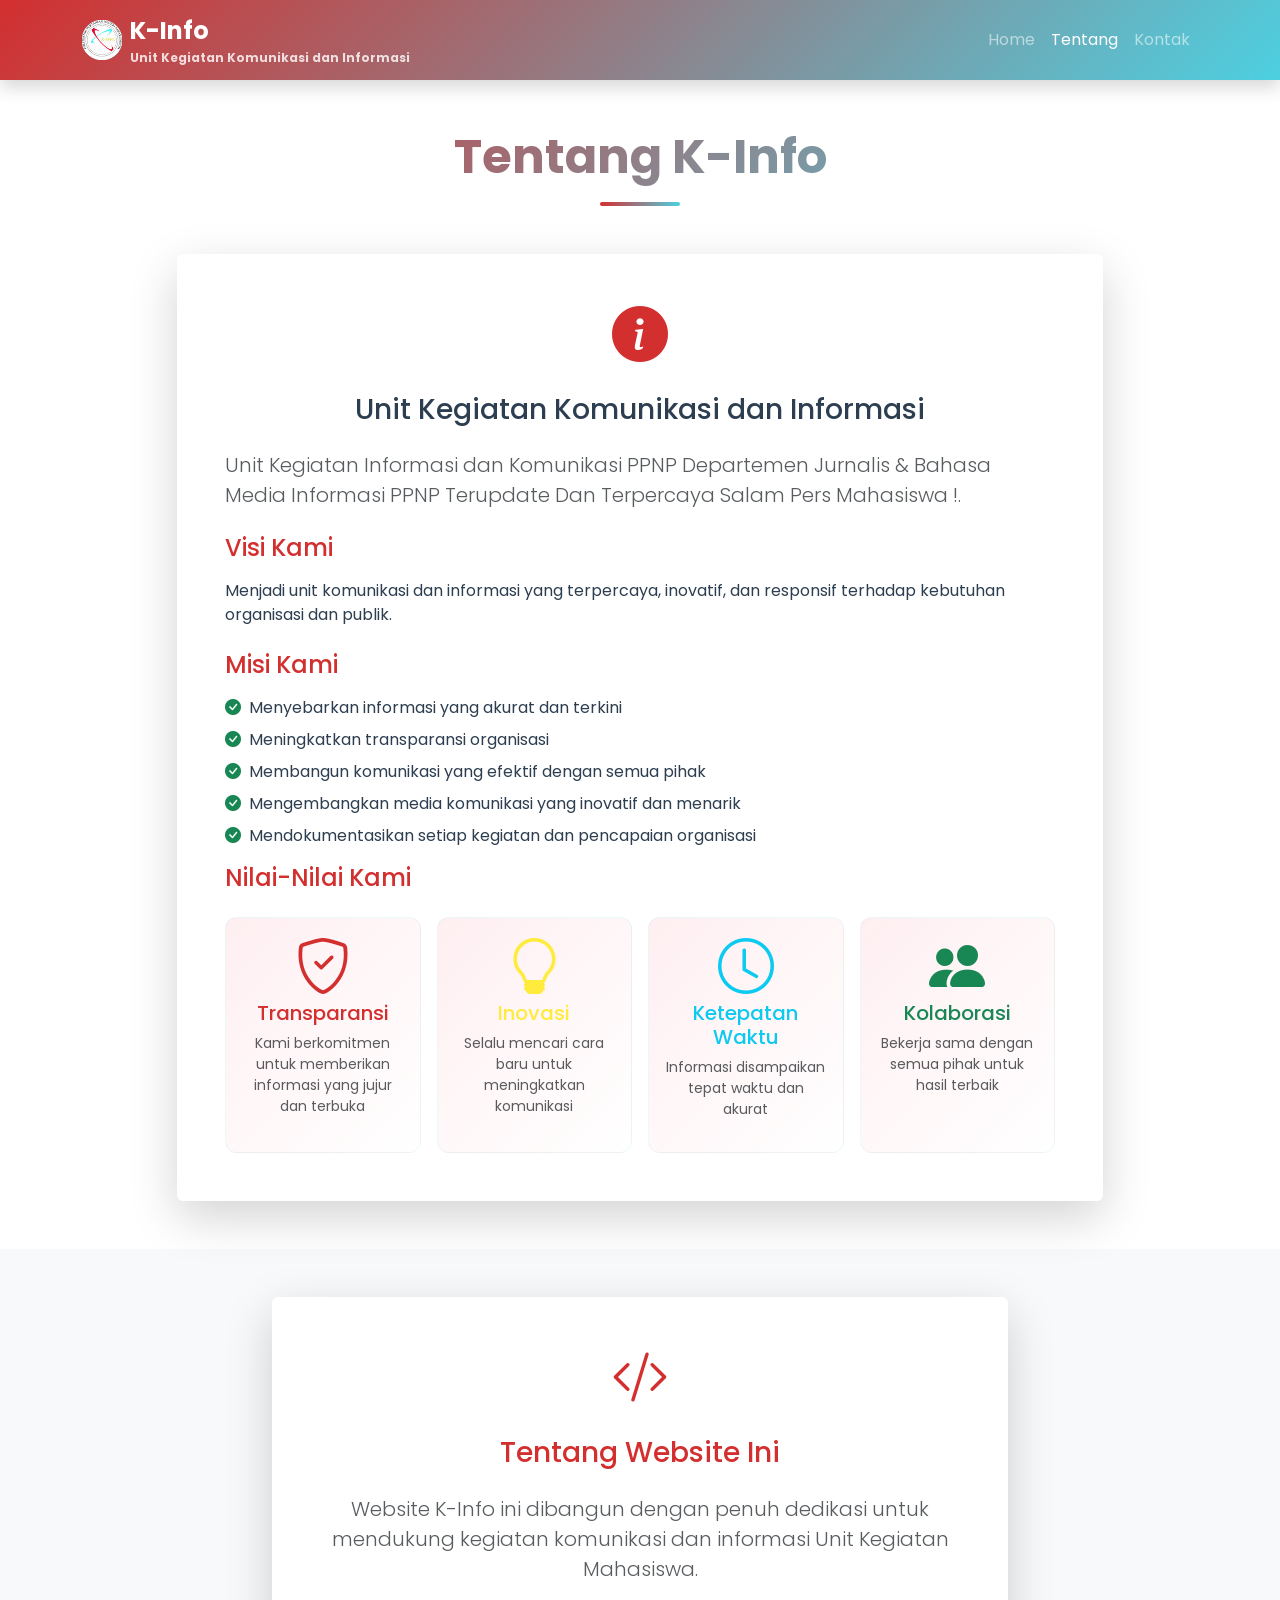
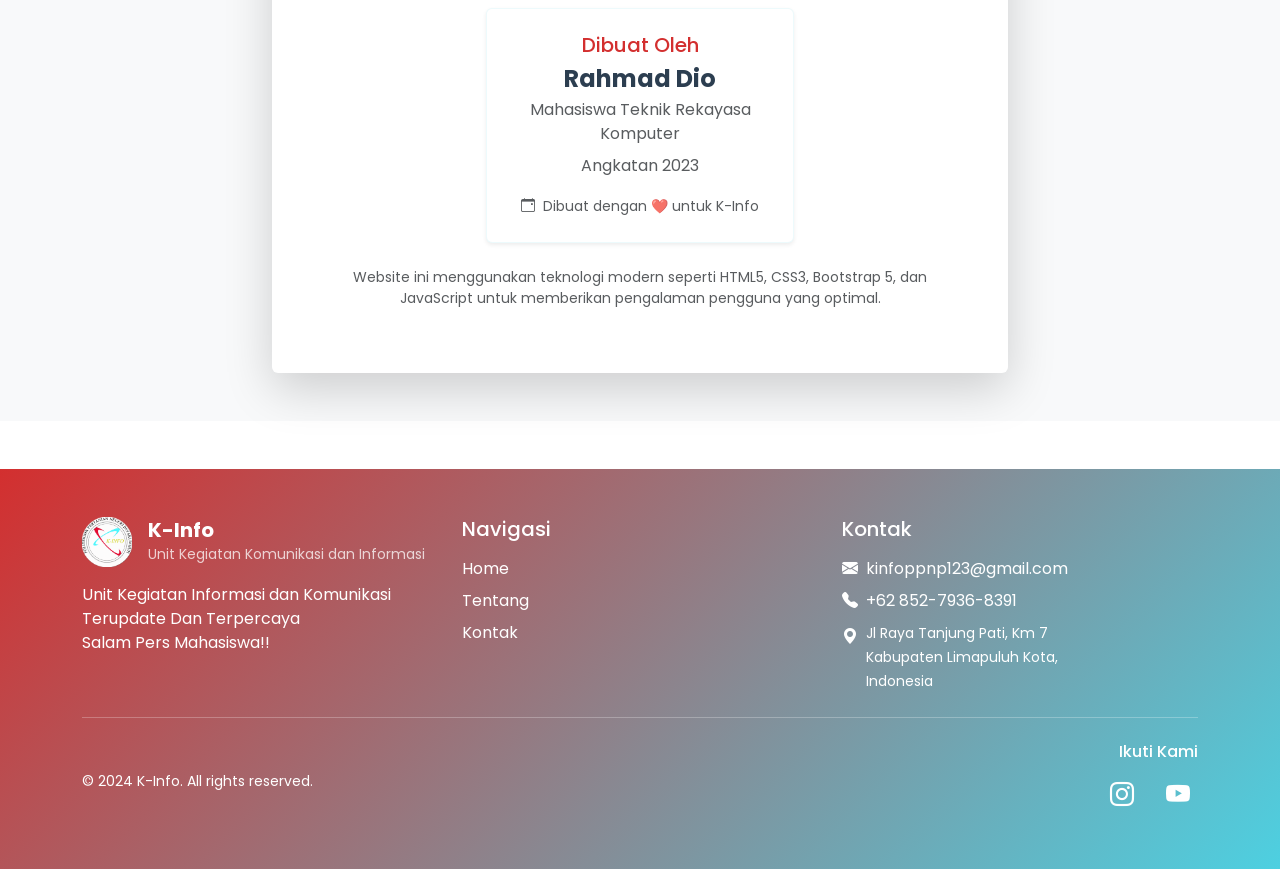
<file: about.html>
<!doctype html>
<html lang="id">
  <head>
    <meta charset="UTF-8" />
    <meta name="viewport" content="width=device-width, initial-scale=1.0" />
    <title>Tentang K-Info - Unit Kegiatan Komunikasi dan Informasi</title>
    <!-- Bootstrap 5 CSS -->
    <link
      href="https://cdn.jsdelivr.net/npm/bootstrap@5.3.0/dist/css/bootstrap.min.css"
      rel="stylesheet"
    />
    <!-- Bootstrap Icons -->
    <link
      rel="stylesheet"
      href="https://cdn.jsdelivr.net/npm/bootstrap-icons@1.10.0/font/bootstrap-icons.css"
    />
    <!-- Google Fonts -->
    <link rel="preconnect" href="https://fonts.googleapis.com" />
    <link rel="preconnect" href="https://fonts.gstatic.com" crossorigin />
    <link
      href="https://fonts.googleapis.com/css2?family=Poppins:wght@300;400;500;600;700&display=swap"
      rel="stylesheet"
    />
    <!-- Custom CSS -->
    <link rel="stylesheet" href="style.css" />
  </head>
  <body>
    <!-- Navbar -->
    <nav class="navbar navbar-expand-lg navbar-dark bg-primary shadow">
      <div class="container">
        <a class="navbar-brand d-flex align-items-center" href="index.html">
          <div class="logo-icon me-2">
            <img
              src="gambar/logo.png"
              alt="Logo K-Info"
              height="40"
              class="rounded"
            />
          </div>
          <div>
            <span class="fw-bold fs-4">K-Info</span>
            <div class="tagline small opacity-75">
              Unit Kegiatan Komunikasi dan Informasi
            </div>
          </div>
        </a>
        <button
          class="navbar-toggler"
          type="button"
          data-bs-toggle="collapse"
          data-bs-target="#navbarNav"
          aria-controls="navbarNav"
          aria-expanded="false"
          aria-label="Toggle navigation"
        >
          <span class="navbar-toggler-icon"></span>
        </button>
        <div class="collapse navbar-collapse" id="navbarNav">
          <ul class="navbar-nav ms-auto">
            <li class="nav-item">
              <a class="nav-link" href="index.html">Home</a>
            </li>
            <li class="nav-item">
              <a class="nav-link active" href="about.html">Tentang</a>
            </li>
            <li class="nav-item">
              <a class="nav-link" href="contact.html">Kontak</a>
            </li>
          </ul>
        </div>
      </div>
    </nav>

    <!-- Main Content -->
    <main class="main-content">
      <!-- About Section -->
      <section class="about-section py-5">
        <div class="container">
          <div class="row">
            <div class="col-12 text-center mb-5">
              <h2 class="display-5 fw-bold gradient-text mb-3">
                Tentang K-Info
              </h2>
              <div class="accent-line mx-auto"></div>
            </div>
          </div>
          <div class="row justify-content-center">
            <div class="col-lg-10">
              <div class="card shadow-lg border-0">
                <div class="card-body p-5">
                  <div class="text-center mb-4">
                    <i
                      class="bi bi-info-circle-fill display-4 text-primary mb-3"
                    ></i>
                  </div>
                  <h3 class="card-title text-center mb-4">
                    Unit Kegiatan Komunikasi dan Informasi
                  </h3>
                  <p class="lead text-muted mb-4">
                    Unit Kegiatan Informasi dan Komunikasi PPNP Departemen
                    Jurnalis & Bahasa Media Informasi PPNP Terupdate Dan
                    Terpercaya Salam Pers Mahasiswa !.
                  </p>

                  <h4 class="text-primary mb-3">Visi Kami</h4>
                  <p class="mb-4">
                    Menjadi unit komunikasi dan informasi yang terpercaya,
                    inovatif, dan responsif terhadap kebutuhan organisasi dan
                    publik.
                  </p>

                  <h4 class="text-primary mb-3">Misi Kami</h4>
                  <ul class="list-unstyled">
                    <li class="mb-2">
                      <i class="bi bi-check-circle-fill text-success me-2"></i
                      >Menyebarkan informasi yang akurat dan terkini
                    </li>
                    <li class="mb-2">
                      <i class="bi bi-check-circle-fill text-success me-2"></i
                      >Meningkatkan transparansi organisasi
                    </li>
                    <li class="mb-2">
                      <i class="bi bi-check-circle-fill text-success me-2"></i
                      >Membangun komunikasi yang efektif dengan semua pihak
                    </li>
                    <li class="mb-2">
                      <i class="bi bi-check-circle-fill text-success me-2"></i
                      >Mengembangkan media komunikasi yang inovatif dan menarik
                    </li>
                    <li class="mb-2">
                      <i class="bi bi-check-circle-fill text-success me-2"></i
                      >Mendokumentasikan setiap kegiatan dan pencapaian
                      organisasi
                    </li>
                  </ul>

                  <h4 class="text-primary mb-4">Nilai-Nilai Kami</h4>
                  <div class="row g-3">
                    <div class="col-md-3 col-sm-6">
                      <div class="value-card text-center p-3 h-100">
                        <i
                          class="bi bi-shield-check display-4 text-primary mb-2"
                        ></i>
                        <h5 class="text-primary">Transparansi</h5>
                        <p class="small text-muted">
                          Kami berkomitmen untuk memberikan informasi yang jujur
                          dan terbuka
                        </p>
                      </div>
                    </div>
                    <div class="col-md-3 col-sm-6">
                      <div class="value-card text-center p-3 h-100">
                        <i
                          class="bi bi-lightbulb display-4 text-warning mb-2"
                        ></i>
                        <h5 class="text-warning">Inovasi</h5>
                        <p class="small text-muted">
                          Selalu mencari cara baru untuk meningkatkan komunikasi
                        </p>
                      </div>
                    </div>
                    <div class="col-md-3 col-sm-6">
                      <div class="value-card text-center p-3 h-100">
                        <i class="bi bi-clock display-4 text-info mb-2"></i>
                        <h5 class="text-info">Ketepatan Waktu</h5>
                        <p class="small text-muted">
                          Informasi disampaikan tepat waktu dan akurat
                        </p>
                      </div>
                    </div>
                    <div class="col-md-3 col-sm-6">
                      <div class="value-card text-center p-3 h-100">
                        <i
                          class="bi bi-people-fill display-4 text-success mb-2"
                        ></i>
                        <h5 class="text-success">Kolaborasi</h5>
                        <p class="small text-muted">
                          Bekerja sama dengan semua pihak untuk hasil terbaik
                        </p>
                      </div>
                    </div>
                  </div>
                </div>
              </div>
            </div>
          </div>
        </div>
      </section>

      <!-- Website Info Section -->
      <section class="website-info-section py-5 bg-light">
        <div class="container">
          <div class="row justify-content-center">
            <div class="col-lg-8">
              <div class="card shadow-lg border-0">
                <div class="card-body p-5 text-center">
                  <div class="mb-4">
                    <i class="bi bi-code-slash display-4 text-primary mb-3"></i>
                  </div>
                  <h3 class="card-title text-primary mb-4">
                    Tentang Website Ini
                  </h3>
                  <p class="lead text-muted mb-4">
                    Website K-Info ini dibangun dengan penuh dedikasi untuk
                    mendukung kegiatan komunikasi dan informasi Unit Kegiatan
                    Mahasiswa.
                  </p>

                  <div class="row justify-content-center">
                    <div class="col-md-6">
                      <div
                        class="developer-card p-4 bg-white rounded shadow-sm"
                      >
                        <h5 class="text-primary mb-2">Dibuat Oleh</h5>
                        <h4 class="fw-bold mb-1">Rahmad Dio</h4>
                        <p class="text-muted mb-2">
                          Mahasiswa Teknik Rekayasa Komputer
                        </p>
                        <p class="text-muted mb-0">Angkatan 2023</p>
                        <div class="mt-3">
                          <small class="text-muted">
                            <i class="bi bi-calendar-event me-1"></i>
                            Dibuat dengan ❤️ untuk K-Info
                          </small>
                        </div>
                      </div>
                    </div>
                  </div>

                  <div class="mt-4">
                    <p class="text-muted small">
                      Website ini menggunakan teknologi modern seperti HTML5,
                      CSS3, Bootstrap 5, dan JavaScript untuk memberikan
                      pengalaman pengguna yang optimal.
                    </p>
                  </div>
                </div>
              </div>
            </div>
          </div>
        </div>
      </section>
    </main>

    <!-- Footer -->
    <footer class="footer text-white py-5 mt-5">
      <div class="container">
        <div class="row g-4">
          <div class="col-lg-4">
            <div class="d-flex align-items-center mb-3">
              <div class="logo-icon me-3">
                <img
                  src="gambar/logo.png"
                  alt="Logo K-Info"
                  height="50"
                  class="rounded"
                />
              </div>
              <div>
                <h5 class="mb-0 fw-bold">K-Info</h5>
                <small class="opacity-75"
                  >Unit Kegiatan Komunikasi dan Informasi</small
                >
              </div>
            </div>
            <p class="mb-3">
              Unit Kegiatan Informasi dan Komunikasi <br />
              Terupdate Dan Terpercaya <br />
              Salam Pers Mahasiswa!!
            </p>
          </div>
          <div class="col-lg-4">
            <h5 class="mb-3">Navigasi</h5>
            <ul class="list-unstyled">
              <li class="mb-2">
                <a
                  href="index.html"
                  class="text-white text-decoration-none footer-link"
                  >Home</a
                >
              </li>
              <li class="mb-2">
                <a
                  href="about.html"
                  class="text-white text-decoration-none footer-link"
                  >Tentang</a
                >
              </li>
              <li class="mb-2">
                <a
                  href="contact.html"
                  class="text-white text-decoration-none footer-link"
                  >Kontak</a
                >
              </li>
            </ul>
          </div>
          <div class="col-lg-4">
            <h5 class="mb-3">Kontak</h5>
            <div class="d-flex align-items-center mb-2">
              <i class="bi bi-envelope-fill me-2"></i>
              <a
                href="mailto:kinfoppnp123@gmail.com"
                class="text-white text-decoration-none"
              >
                kinfoppnp123@gmail.com
              </a>
            </div>
            <div class="d-flex align-items-center mb-2">
              <i class="bi bi-telephone-fill me-2"></i>
              <a
                href="tel:+6285279368391"
                class="text-white text-decoration-none"
              >
                +62 852-7936-8391
              </a>
            </div>
            <div class="d-flex align-items-start">
              <i class="bi bi-geo-alt-fill me-2 mt-1"></i>
              <div>
                <small>
                  Jl Raya Tanjung Pati, Km 7<br />
                  Kabupaten Limapuluh Kota,<br />
                  Indonesia
                </small>
              </div>
            </div>
          </div>
        </div>
        <hr class="my-4" />
        <div class="row align-items-center">
          <div class="col-md-6">
            <small>&copy; 2024 K-Info. All rights reserved.</small>
          </div>
          <div class="col-md-6 text-md-end">
            <div class="social-media">
              <h6 class="mb-2">Ikuti Kami</h6>
              <div class="d-flex justify-content-md-end">
                <a
                  href="https://www.instagram.com/k.infoppnp?utm_source=ig_web_button_share_sheet&igsh=ZDNlZDc0MzIxNw=="
                  class="text-white me-3 social-link"
                  aria-label="Instagram"
                >
                  <i class="bi bi-instagram fs-4"></i>
                </a>
                <a
                  href="https://youtube.com/@k-infonewsppnp?si=309zHxUdggsJjKb6"
                  class="text-white social-link"
                  aria-label="YouTube"
                >
                  <i class="bi bi-youtube fs-4"></i>
                </a>
              </div>
            </div>
          </div>
        </div>
      </div>
    </footer>

    <!-- Bootstrap 5 JS -->
    <script src="https://cdn.jsdelivr.net/npm/bootstrap@5.3.0/dist/js/bootstrap.bundle.min.js"></script>
  </body>
</html>
</file>
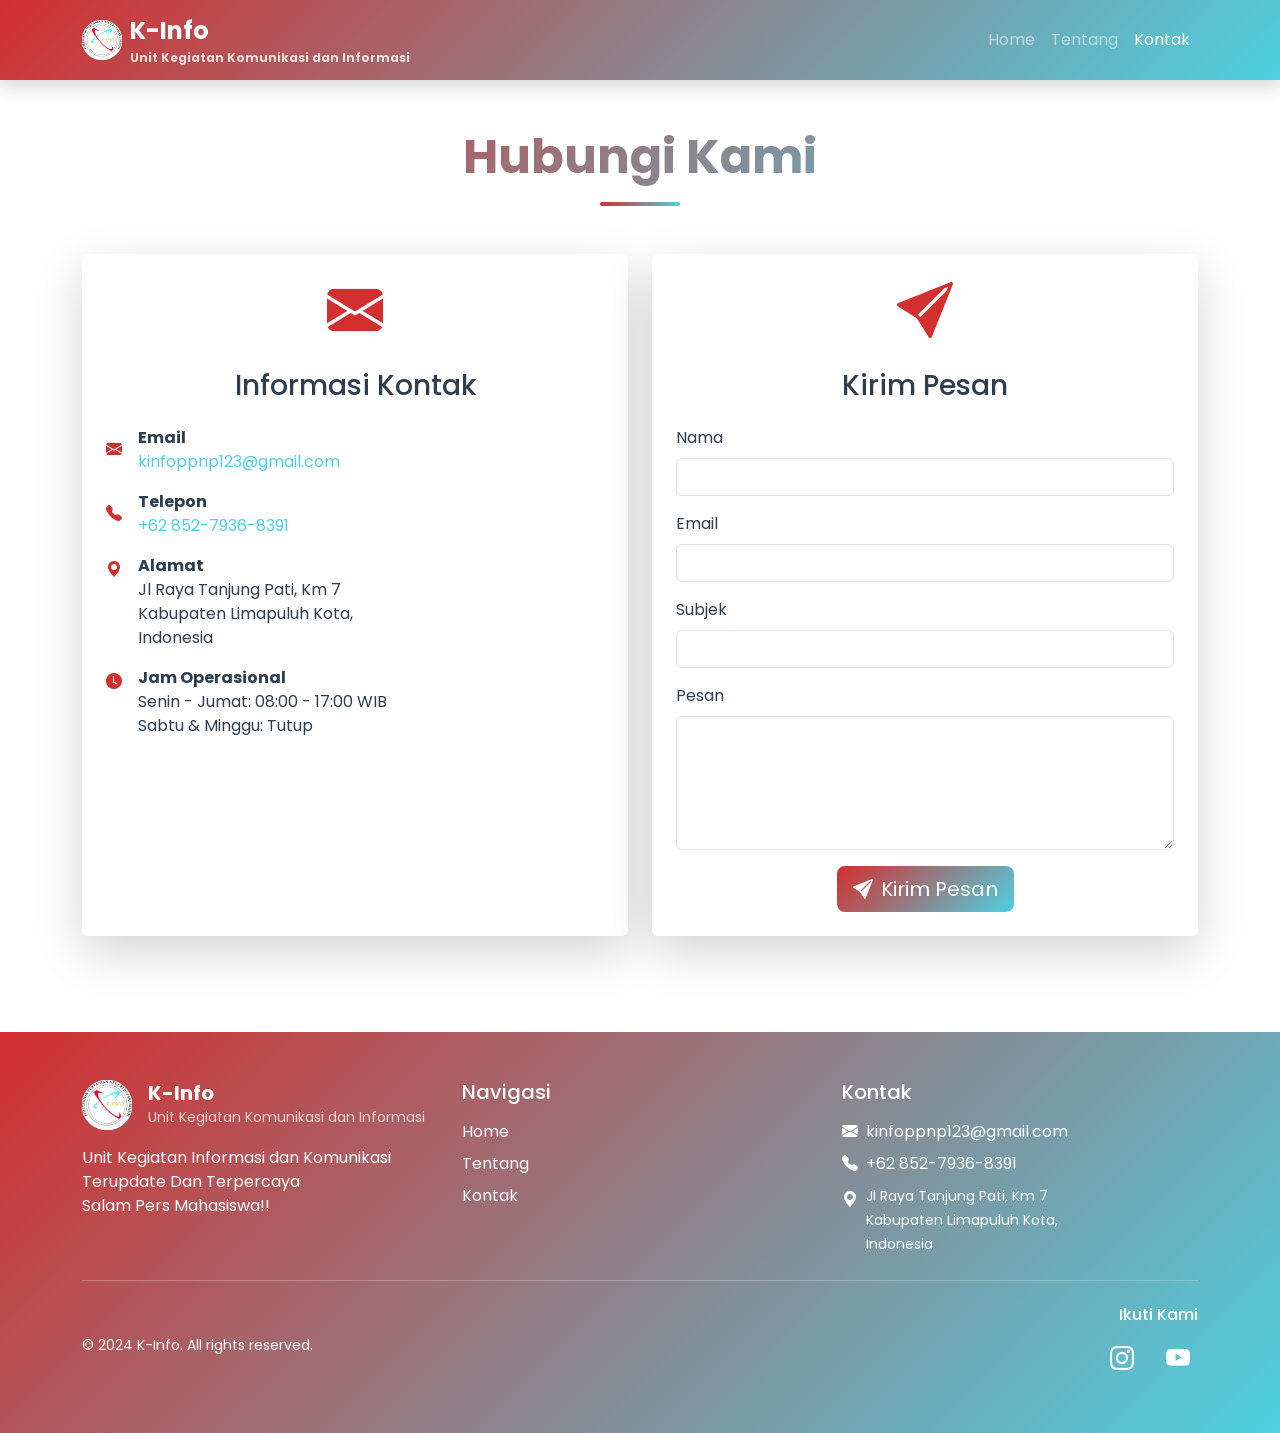
<file: contact.html>
<!doctype html>
<html lang="id">
  <head>
    <meta charset="UTF-8" />
    <meta name="viewport" content="width=device-width, initial-scale=1.0" />
    <title>Kontak K-Info - Unit Kegiatan Komunikasi dan Informasi</title>
    <!-- Bootstrap 5 CSS -->
    <link
      href="https://cdn.jsdelivr.net/npm/bootstrap@5.3.0/dist/css/bootstrap.min.css"
      rel="stylesheet"
    />
    <!-- Bootstrap Icons -->
    <link
      rel="stylesheet"
      href="https://cdn.jsdelivr.net/npm/bootstrap-icons@1.10.0/font/bootstrap-icons.css"
    />
    <!-- Google Fonts -->
    <link rel="preconnect" href="https://fonts.googleapis.com" />
    <link rel="preconnect" href="https://fonts.gstatic.com" crossorigin />
    <link
      href="https://fonts.googleapis.com/css2?family=Poppins:wght@300;400;500;600;700&display=swap"
      rel="stylesheet"
    />
    <!-- Custom CSS -->
    <link rel="stylesheet" href="style.css" />
  </head>
  <body>
    <!-- Navbar -->
    <nav class="navbar navbar-expand-lg navbar-dark bg-primary shadow">
      <div class="container">
        <a class="navbar-brand d-flex align-items-center" href="index.html">
          <div class="logo-icon me-2">
            <img
              src="gambar/logo.png"
              alt="Logo K-Info"
              height="40"
              class="rounded"
            />
          </div>
          <div>
            <span class="fw-bold fs-4">K-Info</span>
            <div class="tagline small opacity-75">
              Unit Kegiatan Komunikasi dan Informasi
            </div>
          </div>
        </a>
        <button
          class="navbar-toggler"
          type="button"
          data-bs-toggle="collapse"
          data-bs-target="#navbarNav"
          aria-controls="navbarNav"
          aria-expanded="false"
          aria-label="Toggle navigation"
        >
          <span class="navbar-toggler-icon"></span>
        </button>
        <div class="collapse navbar-collapse" id="navbarNav">
          <ul class="navbar-nav ms-auto">
            <li class="nav-item">
              <a class="nav-link" href="index.html">Home</a>
            </li>
            <li class="nav-item">
              <a class="nav-link" href="about.html">Tentang</a>
            </li>
            <li class="nav-item">
              <a class="nav-link active" href="contact.html">Kontak</a>
            </li>
          </ul>
        </div>
      </div>
    </nav>

    <!-- Main Content -->
    <main class="main-content">
      <!-- Contact Section -->
      <section class="contact-section py-5">
        <div class="container">
          <div class="row">
            <div class="col-12 text-center mb-5">
              <h2 class="display-5 fw-bold gradient-text mb-3">Hubungi Kami</h2>
              <div class="accent-line mx-auto"></div>
            </div>
          </div>
          <div class="row g-4">
            <div class="col-lg-6">
              <div class="card shadow-lg border-0 h-100">
                <div class="card-body p-4">
                  <div class="text-center mb-4">
                    <i class="bi bi-envelope-fill display-4 text-primary"></i>
                  </div>
                  <h3 class="card-title text-center mb-4">Informasi Kontak</h3>

                  <div class="contact-item mb-3">
                    <div class="d-flex align-items-center mb-2">
                      <i class="bi bi-envelope-fill text-primary me-3"></i>
                      <div>
                        <strong>Email</strong>
                        <div>
                          <a
                            href="mailto:kinfoppnp123@gmail.com"
                            class="text-decoration-none"
                            >kinfoppnp123@gmail.com</a
                          >
                        </div>
                      </div>
                    </div>
                  </div>

                  <div class="contact-item mb-3">
                    <div class="d-flex align-items-center mb-2">
                      <i class="bi bi-telephone-fill text-primary me-3"></i>
                      <div>
                        <strong>Telepon</strong>
                        <div>
                          <a
                            href="tel:+6281234567890"
                            class="text-decoration-none"
                            >+62 852-7936-8391</a
                          >
                        </div>
                      </div>
                    </div>
                  </div>

                  <div class="contact-item mb-3">
                    <div class="d-flex align-items-start mb-2">
                      <i class="bi bi-geo-alt-fill text-primary me-3 mt-1"></i>
                      <div>
                        <strong>Alamat</strong>
                        <div>
                          Jl Raya Tanjung Pati, Km 7<br />
                          Kabupaten Limapuluh Kota,<br />
                          Indonesia
                        </div>
                      </div>
                    </div>
                  </div>

                  <div class="contact-item">
                    <div class="d-flex align-items-start mb-2">
                      <i class="bi bi-clock-fill text-primary me-3 mt-1"></i>
                      <div>
                        <strong>Jam Operasional</strong>
                        <div>
                          Senin - Jumat: 08:00 - 17:00 WIB<br />Sabtu & Minggu:
                          Tutup
                        </div>
                      </div>
                    </div>
                  </div>
                </div>
              </div>
            </div>

            <div class="col-lg-6">
              <div class="card shadow-lg border-0 h-100">
                <div class="card-body p-4">
                  <div class="text-center mb-4">
                    <i class="bi bi-send-fill display-4 text-primary"></i>
                  </div>
                  <h3 class="card-title text-center mb-4">Kirim Pesan</h3>
                  <form id="contactForm">
                    <div class="mb-3">
                      <label for="name" class="form-label">Nama</label>
                      <input
                        type="text"
                        class="form-control"
                        id="name"
                        name="name"
                        required
                      />
                    </div>
                    <div class="mb-3">
                      <label for="email" class="form-label">Email</label>
                      <input
                        type="email"
                        class="form-control"
                        id="email"
                        name="email"
                        required
                      />
                    </div>
                    <div class="mb-3">
                      <label for="subject" class="form-label">Subjek</label>
                      <input
                        type="text"
                        class="form-control"
                        id="subject"
                        name="subject"
                        required
                      />
                    </div>
                    <div class="mb-3">
                      <label for="message" class="form-label">Pesan</label>
                      <textarea
                        class="form-control"
                        id="message"
                        name="message"
                        rows="5"
                        required
                      ></textarea>
                    </div>
                    <div class="text-center">
                      <button type="submit" class="btn btn-primary btn-lg">
                        <i class="bi bi-send-fill me-2"></i>Kirim Pesan
                      </button>
                    </div>
                  </form>
                </div>
              </div>
            </div>
          </div>
        </div>
      </section>
    </main>

    <!-- Footer -->
    <footer class="footer text-white py-5 mt-5">
      <div class="container">
        <div class="row g-4">
          <div class="col-lg-4">
            <div class="d-flex align-items-center mb-3">
              <div class="logo-icon me-3">
                <img
                  src="gambar/logo.png"
                  alt="Logo K-Info"
                  height="50"
                  class="rounded"
                />
              </div>
              <div>
                <h5 class="mb-0 fw-bold">K-Info</h5>
                <small class="opacity-75"
                  >Unit Kegiatan Komunikasi dan Informasi</small
                >
              </div>
            </div>
            <p class="mb-3">
              Unit Kegiatan Informasi dan Komunikasi <br />
              Terupdate Dan Terpercaya <br />
              Salam Pers Mahasiswa!!
            </p>
          </div>
          <div class="col-lg-4">
            <h5 class="mb-3">Navigasi</h5>
            <ul class="list-unstyled">
              <li class="mb-2">
                <a
                  href="index.html"
                  class="text-white text-decoration-none footer-link"
                  >Home</a
                >
              </li>
              <li class="mb-2">
                <a
                  href="about.html"
                  class="text-white text-decoration-none footer-link"
                  >Tentang</a
                >
              </li>
              <li class="mb-2">
                <a
                  href="contact.html"
                  class="text-white text-decoration-none footer-link"
                  >Kontak</a
                >
              </li>
            </ul>
          </div>
          <div class="col-lg-4">
            <h5 class="mb-3">Kontak</h5>
            <div class="d-flex align-items-center mb-2">
              <i class="bi bi-envelope-fill me-2"></i>
              <a
                href="mailto:kinfoppnp123@gmail.com"
                class="text-white text-decoration-none"
              >
                kinfoppnp123@gmail.com
              </a>
            </div>
            <div class="d-flex align-items-center mb-2">
              <i class="bi bi-telephone-fill me-2"></i>
              <a
                href="tel:+6285279368391"
                class="text-white text-decoration-none"
              >
                +62 852-7936-8391
              </a>
            </div>
            <div class="d-flex align-items-start">
              <i class="bi bi-geo-alt-fill me-2 mt-1"></i>
              <div>
                <small>
                  Jl Raya Tanjung Pati, Km 7<br />
                  Kabupaten Limapuluh Kota,<br />
                  Indonesia
                </small>
              </div>
            </div>
          </div>
        </div>
        <hr class="my-4" />
        <div class="row align-items-center">
          <div class="col-md-6">
            <small>&copy; 2024 K-Info. All rights reserved.</small>
          </div>
          <div class="col-md-6 text-md-end">
            <div class="social-media">
              <h6 class="mb-2">Ikuti Kami</h6>
              <div class="d-flex justify-content-md-end">
                <a
                  href="https://www.instagram.com/k.infoppnp?utm_source=ig_web_button_share_sheet&igsh=ZDNlZDc0MzIxNw=="
                  class="text-white me-3 social-link"
                  aria-label="Instagram"
                >
                  <i class="bi bi-instagram fs-4"></i>
                </a>
                <a
                  href="https://youtube.com/@k-infonewsppnp?si=309zHxUdggsJjKb6"
                  class="text-white social-link"
                  aria-label="YouTube"
                >
                  <i class="bi bi-youtube fs-4"></i>
                </a>
              </div>
            </div>
          </div>
        </div>
      </div>
    </footer>

    <!-- Bootstrap 5 JS -->
    <script src="https://cdn.jsdelivr.net/npm/bootstrap@5.3.0/dist/js/bootstrap.bundle.min.js"></script>

    <!-- Custom JavaScript for Contact Form -->
    <script>
      document
        .getElementById("contactForm")
        .addEventListener("submit", function (e) {
          e.preventDefault();

          // Get form values
          const name = document.getElementById("name").value;
          const email = document.getElementById("email").value;
          const subject = document.getElementById("subject").value;
          const message = document.getElementById("message").value;

          // Simple validation
          if (!name || !email || !subject || !message) {
            alert("Mohon lengkapi semua field yang diperlukan.");
            return;
          }

          // Here you would typically send the data to a server
          // For now, we'll just show a success message
          alert(
            "Terima kasih! Pesan Anda telah dikirim. Kami akan segera menghubungi Anda.",
          );

          // Reset form
          this.reset();
        });
    </script>
  </body>
</html>
</file>
<file: style.css>
/* ===========================
   BOOTSTRAP OVERRIDES & CUSTOM STYLES
   =========================== */

:root {
  --bs-primary: rgb(211, 47, 47);
  --bs-primary-rgb: 211, 47, 47;
  --bs-secondary: rgb(77, 208, 225);
  --bs-secondary-rgb: 77, 208, 225;
  --bs-warning: rgb(255, 235, 59);
  --bs-warning-rgb: 255, 235, 59;
  --bs-body-bg: rgb(255, 255, 255);
  --bs-body-color: rgb(44, 62, 80);
}

/* Font override */
body {
  font-family: "Poppins", sans-serif !important;
}

/* Navbar customizations */
.navbar-brand {
  font-weight: 700 !important;
}

.logo-icon img {
  transition: transform 0.3s ease;
}

.logo-icon img:hover {
  transform: scale(1.05);
}

.tagline {
  font-size: 0.75rem !important;
  opacity: 0.8 !important;
}

.navbar {
  background: linear-gradient(
    135deg,
    rgb(211, 47, 47),
    rgb(77, 208, 225)
  ) !important;
}

/* Accent line for section titles */
.accent-line {
  width: 80px;
  height: 4px;
  background: linear-gradient(90deg, var(--bs-primary), var(--bs-secondary));
  border-radius: 2px;
}

/* Hero section customizations */
.hero-logo {
  animation: float 3s ease-in-out infinite;
}

.hero-section {
  background: url("gambar/pengurus.png") no-repeat center center;
  background-size: cover;
  position: relative;
}

.hero-section::before {
  content: "";
  position: absolute;
  top: 0;
  left: 0;
  right: 0;
  bottom: 0;
  background: rgba(211, 47, 47, 0.3);
  z-index: 1;
}

.hero-section .container {
  position: relative;
  z-index: 2;
}

@keyframes float {
  0%,
  100% {
    transform: translateY(0px);
  }
  50% {
    transform: translateY(-10px);
  }
}

/* Card customizations */
.card {
  border: none !important;
  transition: all 0.3s ease !important;
}

.card:hover {
  transform: translateY(-5px) !important;
  box-shadow: 0 10px 30px rgba(77, 208, 225, 0.15) !important;
}

.value-card {
  background: linear-gradient(
    135deg,
    rgba(255, 235, 238, 0.8),
    rgba(255, 255, 255, 0.9)
  ) !important;
  border: 1px solid rgba(77, 208, 225, 0.1) !important;
  border-radius: 12px !important;
  transition: all 0.3s ease !important;
}

.value-card:hover {
  background: linear-gradient(
    135deg,
    rgba(255, 235, 238, 0.9),
    rgba(255, 255, 255, 1)
  ) !important;
  transform: translateY(-3px) !important;
  box-shadow: 0 8px 25px rgba(211, 47, 47, 0.2) !important;
}

/* Button customizations */
.btn-primary {
  background: linear-gradient(
    135deg,
    rgb(211, 47, 47),
    rgb(77, 208, 225)
  ) !important;
  border: none !important;
  transition: all 0.3s ease !important;
}

.btn-primary:hover {
  background: linear-gradient(
    135deg,
    rgb(77, 208, 225),
    rgb(211, 47, 47)
  ) !important;
  transform: translateY(-2px) !important;
  box-shadow: 0 6px 20px rgba(211, 47, 47, 0.4) !important;
}

.btn-warning {
  background: linear-gradient(
    135deg,
    rgb(211, 47, 47),
    rgb(77, 208, 225)
  ) !important;
  border: none !important;
  color: rgb(44, 62, 80) !important;
  font-weight: 600 !important;
  transition: all 0.3s ease !important;
}

.btn-warning:hover {
  background: linear-gradient(
    135deg,
    rgb(77, 208, 225),
    rgb(211, 47, 47)
  ) !important;
  transform: translateY(-2px) !important;
  box-shadow: 0 6px 20px rgba(211, 47, 47, 0.4) !important;
}

/* Form customizations */
.form-control:focus {
  border-color: var(--bs-secondary) !important;
  box-shadow: 0 0 0 0.2rem rgba(77, 208, 225, 0.25) !important;
}

/* Footer customizations */
.footer-link {
  transition: all 0.3s ease !important;
}

.footer-link:hover {
  transform: translateX(5px) !important;
  color: var(--bs-secondary) !important;
}

.footer {
  background: linear-gradient(
    135deg,
    rgb(211, 47, 47),
    rgb(77, 208, 225)
  ) !important;
}

/* Contact item customizations */
.contact-item a {
  color: var(--bs-secondary) !important;
  text-decoration: none !important;
  transition: all 0.3s ease !important;
}

.contact-item a:hover {
  color: var(--bs-primary) !important;
}

/* Modal customizations */
.modal-content {
  border: none !important;
  border-radius: 12px !important;
  overflow: hidden !important;
}

.modal-header {
  border-bottom: 1px solid rgba(77, 208, 225, 0.1) !important;
}

/* Responsive adjustments */
@media (max-width: 768px) {
  .hero-logo {
    margin-top: 2rem;
  }

  .display-4 {
    font-size: 2.5rem !important;
  }

  .display-5 {
    font-size: 2rem !important;
  }
}

@media (max-width: 576px) {
  .display-4 {
    font-size: 2rem !important;
  }

  .display-5 {
    font-size: 1.75rem !important;
  }

  .hero-section .col-lg-8,
  .hero-section .col-lg-4 {
    text-align: center !important;
  }
}

/* Social Media Links */
.social-link {
  transition: all 0.3s ease !important;
  padding: 8px !important;
  border-radius: 50% !important;
  display: inline-flex !important;
  align-items: center !important;
  justify-content: center !important;
}

.social-link:hover {
  background-color: rgba(255, 255, 255, 0.1) !important;
  transform: translateY(-2px) !important;
  text-decoration: none !important;
}

.social-link i {
  transition: transform 0.3s ease !important;
}

.social-link:hover i {
  transform: scale(1.1) !important;
}

/* Developer Card */
.developer-card {
  transition:
    transform 0.3s ease,
    box-shadow 0.3s ease !important;
  border: 1px solid rgba(77, 208, 225, 0.1) !important;
}

.developer-card:hover {
  transform: translateY(-5px) !important;
  box-shadow: 0 10px 30px rgba(77, 208, 225, 0.15) !important;
}

/* Gradient Text */
.gradient-text {
  background: linear-gradient(135deg, rgb(211, 47, 47), rgb(77, 208, 225));
  -webkit-background-clip: text;
  -webkit-text-fill-color: transparent;
  background-clip: text;
}
</file>
